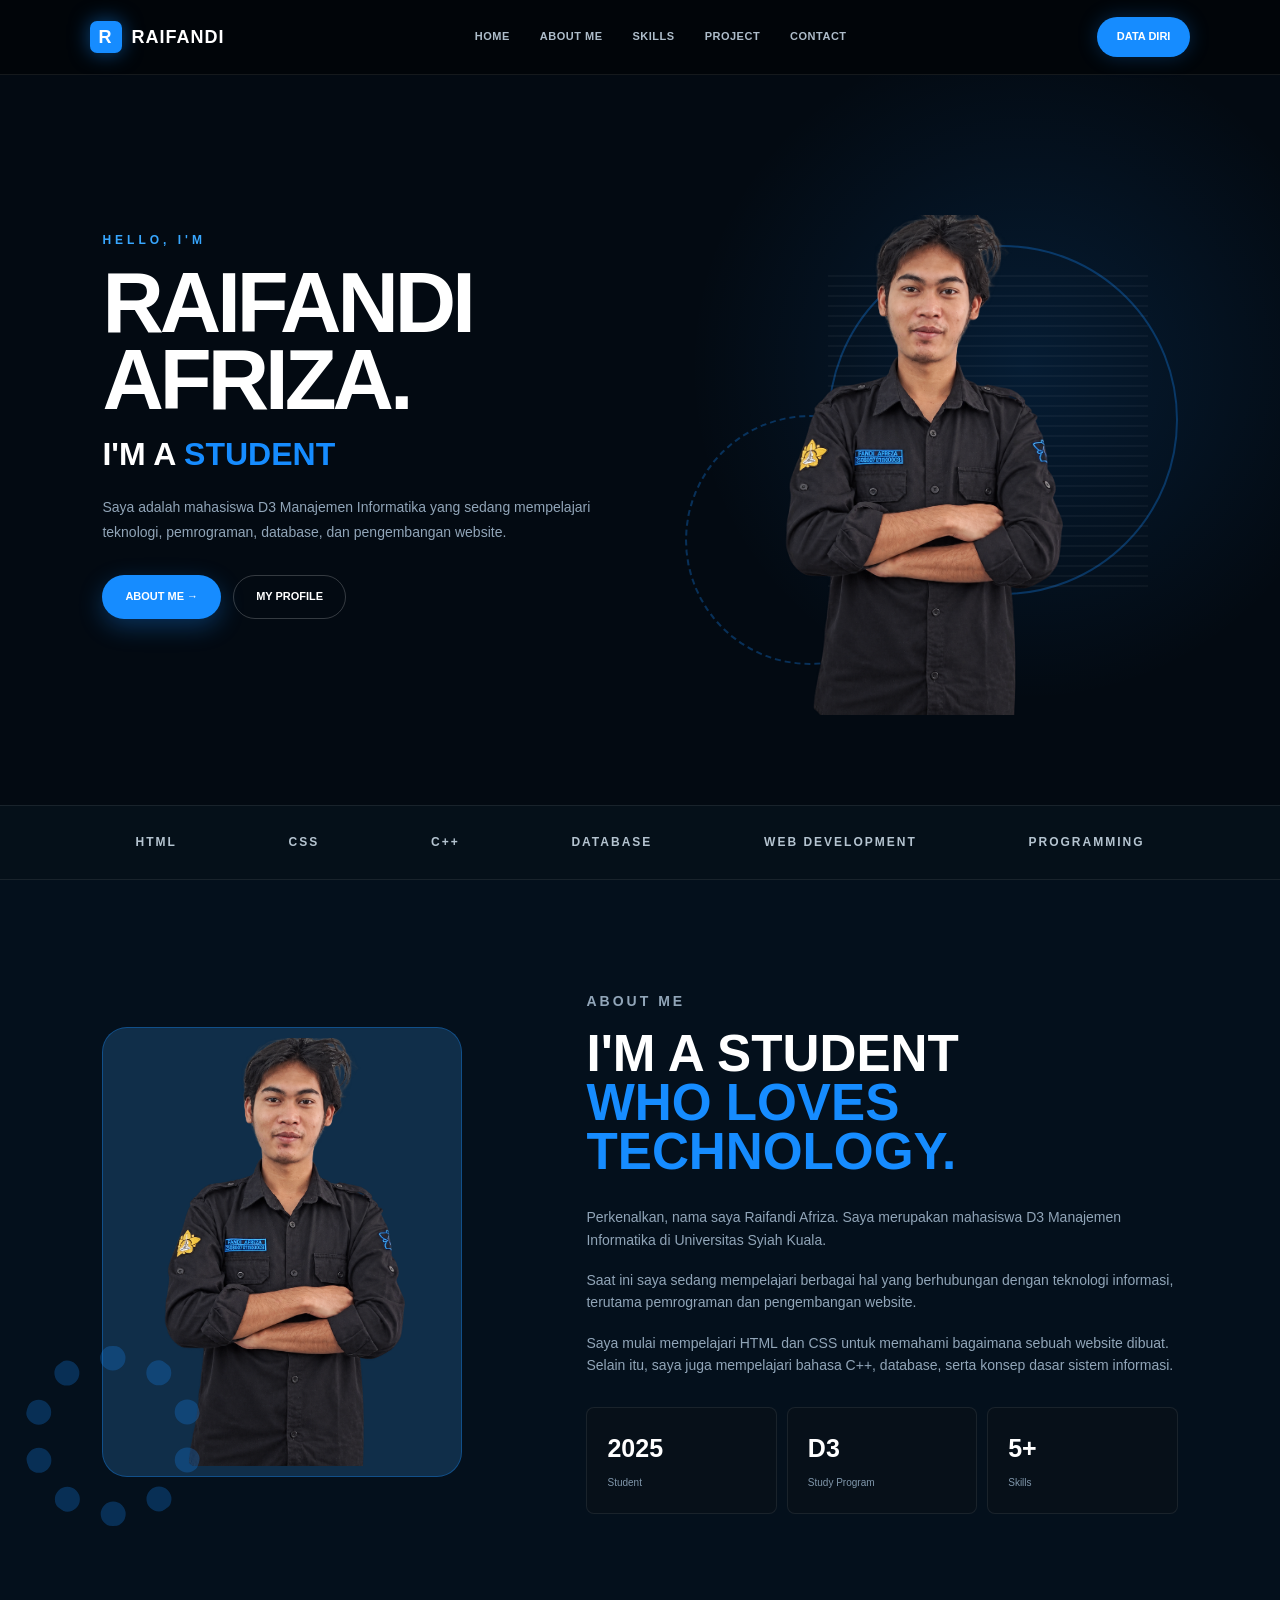
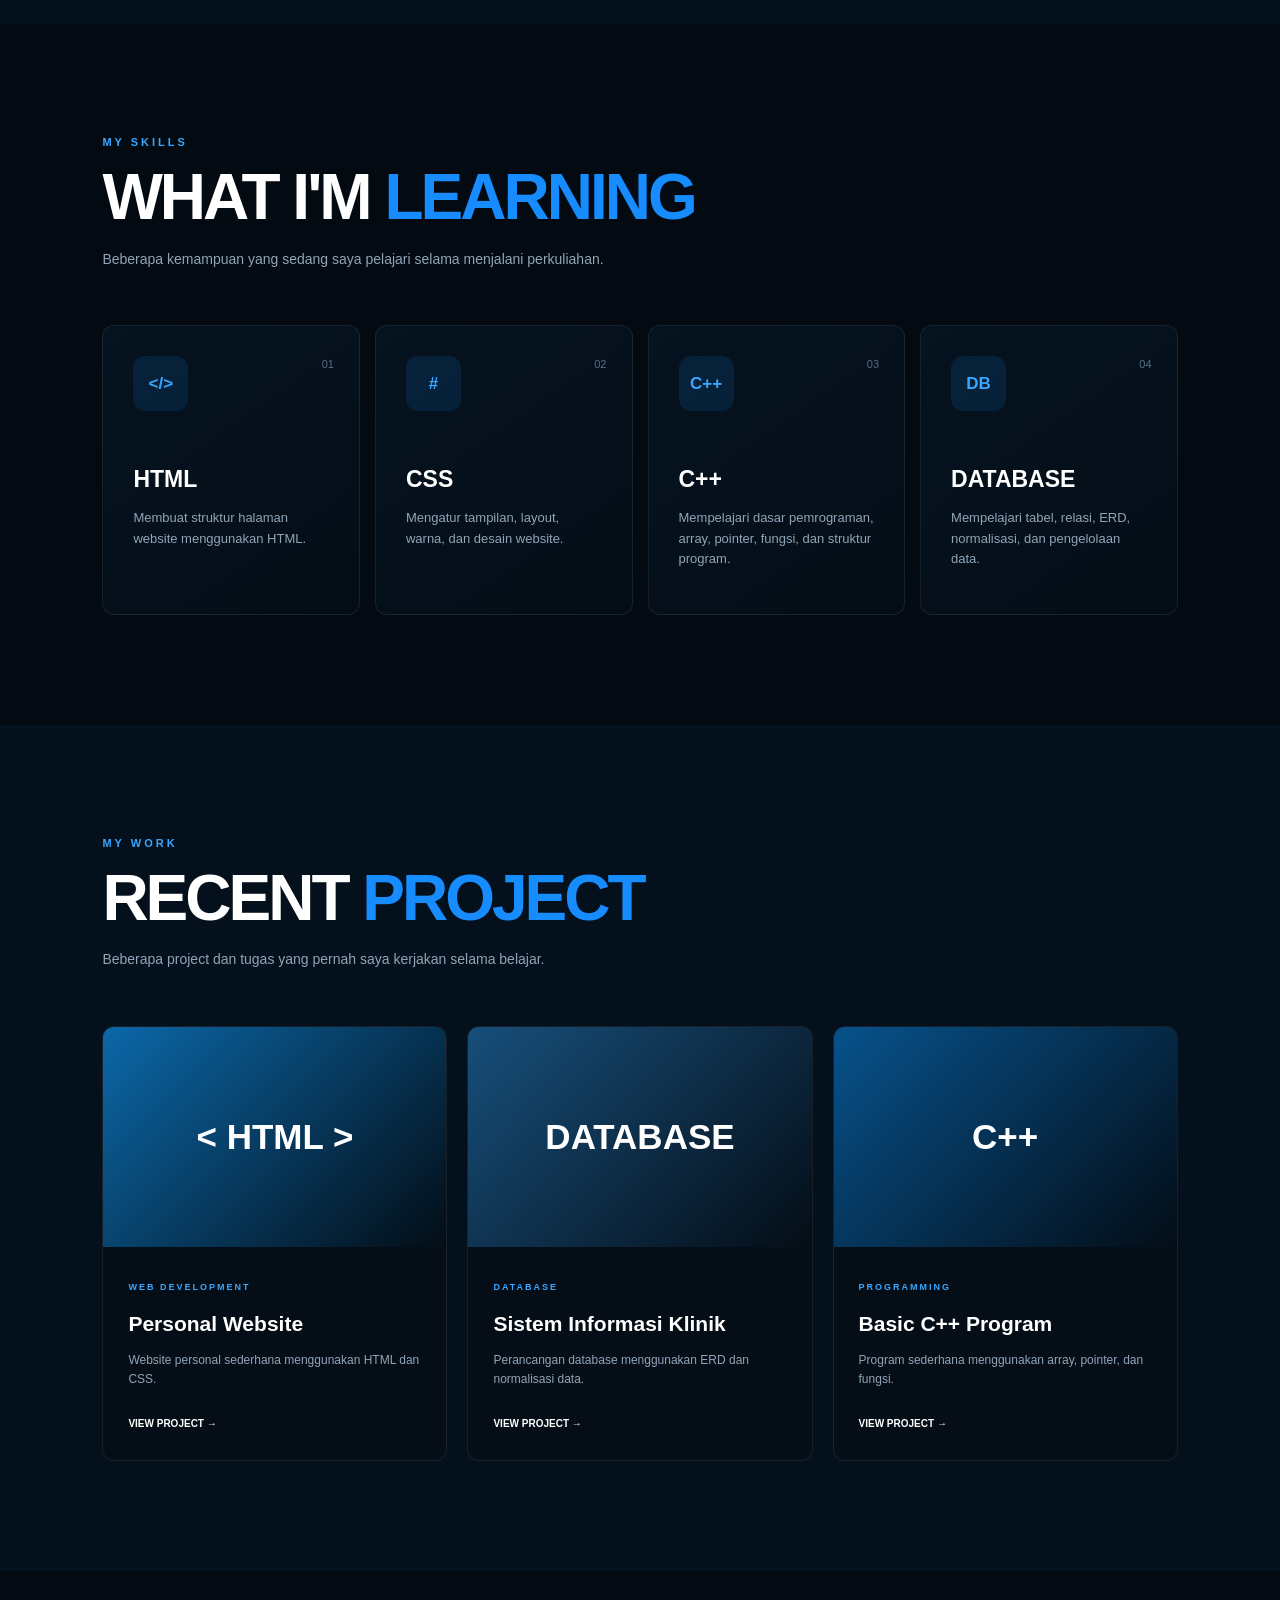
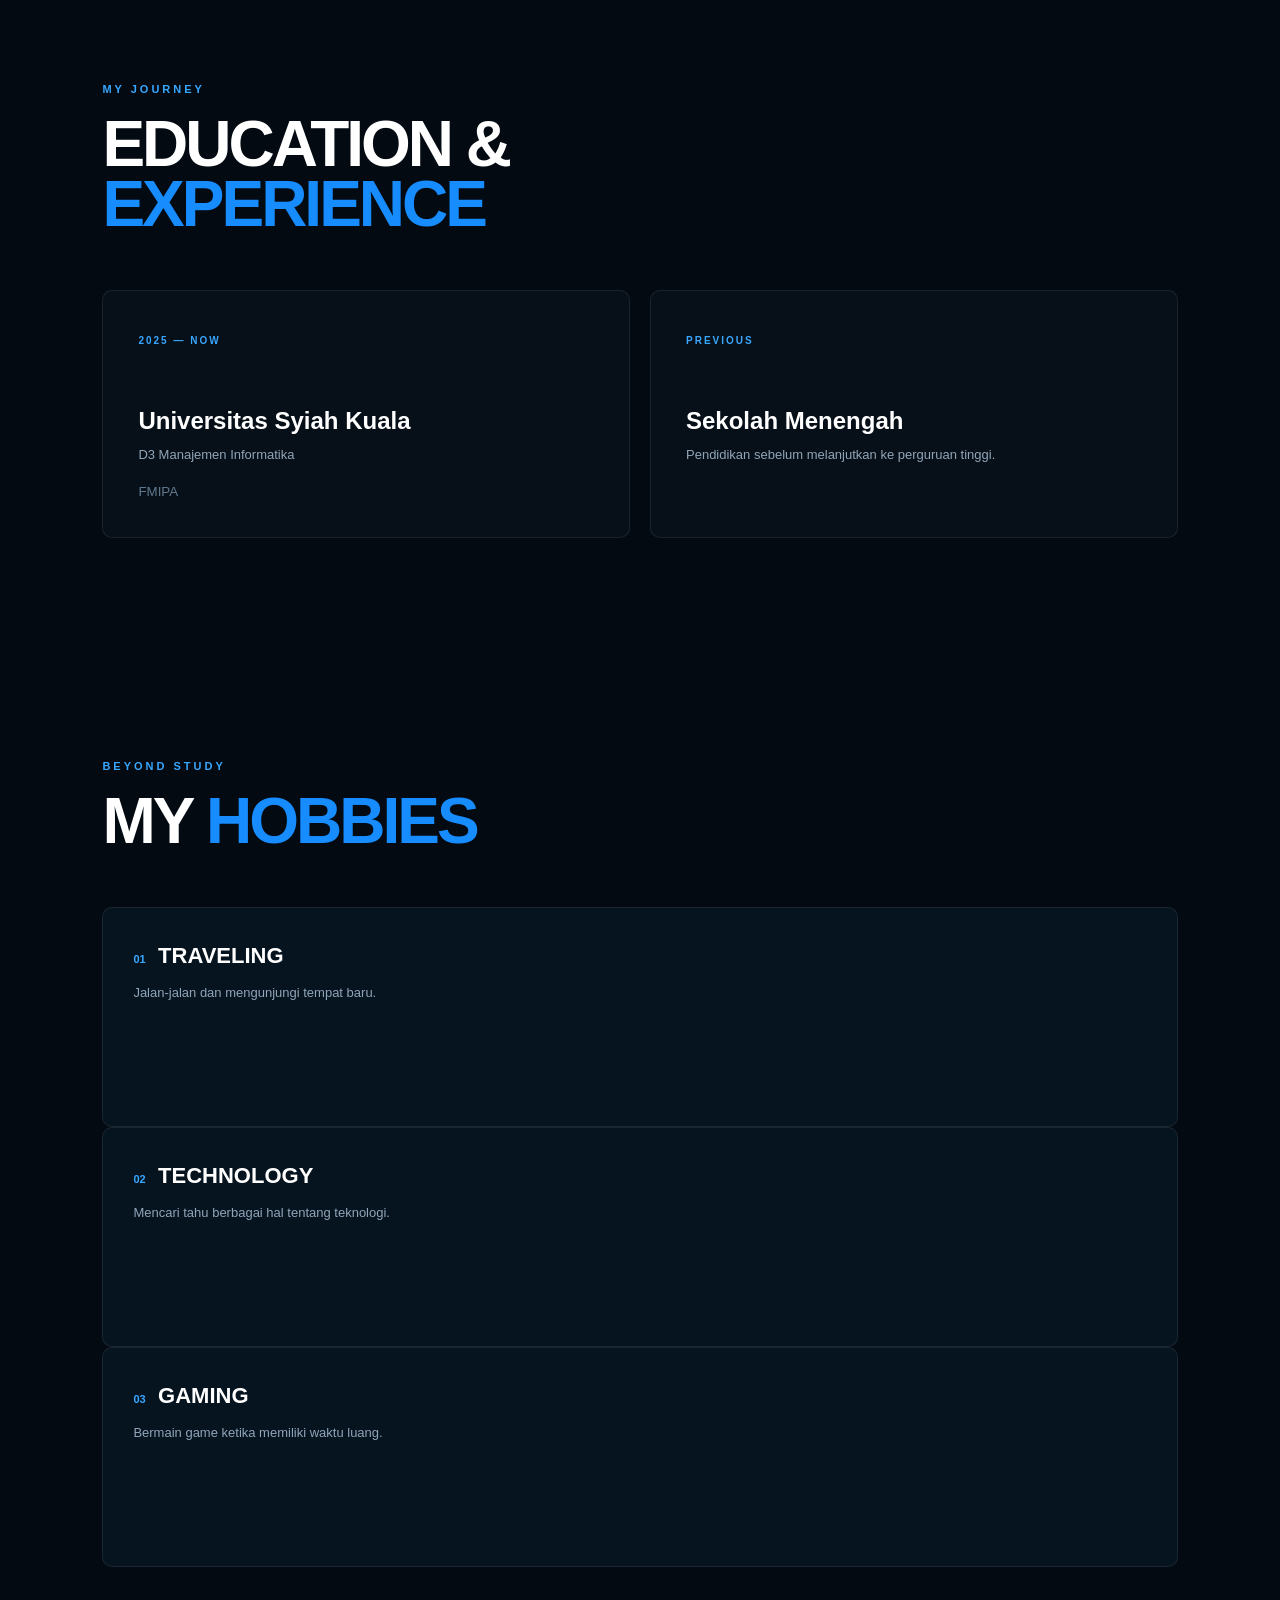
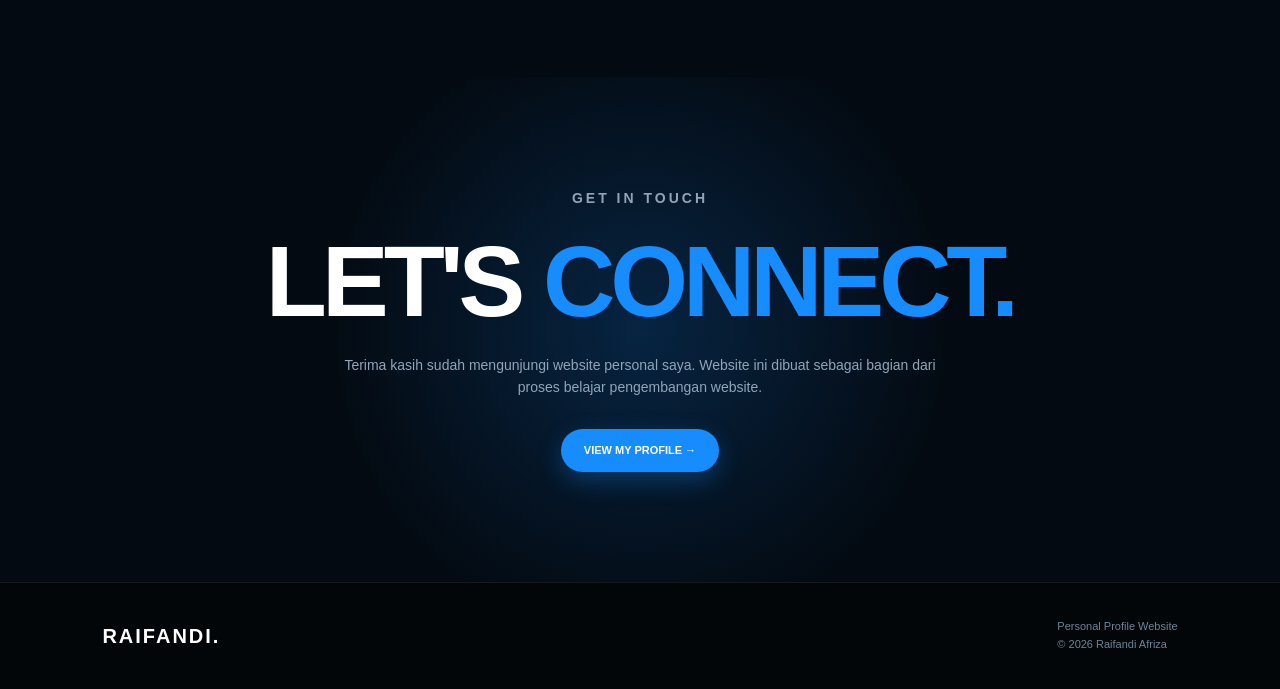
<file: index.html>
<!DOCTYPE html>
<html lang="id">
<head>
    <meta charset="UTF-8">
    <meta name="viewport" content="width=device-width, initial-scale=1.0">

    <title>Raifandi Afriza | Personal Portfolio</title>

    <link rel="stylesheet" href="style.css">
</head>

<body>

    <!-- NAVBAR -->
    <header class="navbar">

        <a href="#" class="logo">
            <span>R</span> RAIFANDI
        </a>

        <nav>
            <a href="#home">HOME</a>
            <a href="#about">ABOUT ME</a>
            <a href="#skills">SKILLS</a>
            <a href="#project">PROJECT</a>
            <a href="#contact">CONTACT</a>
        </nav>

        <a href="data.html" class="nav-button">
            DATA DIRI
        </a>

    </header>


    <!-- HERO -->
    <section class="hero" id="home">

        <div class="hero-text">

            <p class="hero-small">
                HELLO, I'M
            </p>

            <h1>
                RAIFANDI
                <br>
                <span>AFRIZA.</span>
            </h1>

            <h2>
                I'M A <span>STUDENT</span>
            </h2>

            <p class="hero-description">
                Saya adalah mahasiswa D3 Manajemen Informatika
                yang sedang mempelajari teknologi, pemrograman,
                database, dan pengembangan website.
            </p>

            <div class="hero-buttons">

                <a href="#about" class="blue-button">
                    ABOUT ME →
                </a>

                <a href="data.html" class="outline-button">
                    MY PROFILE
                </a>

            </div>

            

        </div>


        <!-- FOTO HERO -->
        <div class="hero-photo">

            <div class="circle-decoration circle-one"></div>

            <div class="circle-decoration circle-two"></div>

            <div class="line-decoration"></div>

            <div class="hero-image">

                <img src="foto.png" alt="Foto Raifandi Afriza">

            </div>

        </div>

    </section>


    <!-- MARQUEE / SKILL BAR -->
    <section class="skill-bar">

        <span>HTML</span>
        <span>CSS</span>
        <span>C++</span>
        <span>DATABASE</span>
        <span>WEB DEVELOPMENT</span>
        <span>PROGRAMMING</span>

    </section>


    <!-- ABOUT -->
    <section class="about section" id="about">

        <div class="about-image">

            <div class="about-circle"></div>

            <img src="foto.png" alt="Raifandi Afriza">

        </div>


        <div class="about-text">

            <p class="section-label">
                ABOUT ME
            </p>

            <h2>
                I'M A STUDENT
                <br>
                <span>WHO LOVES TECHNOLOGY.</span>
            </h2>

            <p>
                Perkenalkan, nama saya Raifandi Afriza.
                Saya merupakan mahasiswa D3 Manajemen Informatika
                di Universitas Syiah Kuala.
            </p>

            <p>
                Saat ini saya sedang mempelajari berbagai hal
                yang berhubungan dengan teknologi informasi,
                terutama pemrograman dan pengembangan website.
            </p>

            <p>
                Saya mulai mempelajari HTML dan CSS untuk memahami
                bagaimana sebuah website dibuat. Selain itu,
                saya juga mempelajari bahasa C++, database,
                serta konsep dasar sistem informasi.
            </p>


            <!-- STATS -->

            <div class="stats">

                <div class="stat-card">

                    <strong>2025</strong>

                    <span>
                        Student
                    </span>

                </div>

                <div class="stat-card">

                    <strong>D3</strong>

                    <span>
                        Study Program
                    </span>

                </div>

                <div class="stat-card">

                    <strong>5+</strong>

                    <span>
                        Skills
                    </span>

                </div>

            </div>

        </div>

    </section>


    <!-- SKILLS -->
    <section class="skills section" id="skills">

        <div class="section-heading">

            <p class="section-label">
                MY SKILLS
            </p>

            <h2>
                WHAT I'M
                <span>LEARNING</span>
            </h2>

            <p>
                Beberapa kemampuan yang sedang saya pelajari
                selama menjalani perkuliahan.
            </p>

        </div>


        <div class="skills-grid">

            <div class="skill-card">

                <div class="skill-icon">
                    &lt;/&gt;
                </div>

                <h3>
                    HTML
                </h3>

                <p>
                    Membuat struktur halaman website
                    menggunakan HTML.
                </p>

                <span class="skill-number">
                    01
                </span>

            </div>


            <div class="skill-card">

                <div class="skill-icon">
                    #
                </div>

                <h3>
                    CSS
                </h3>

                <p>
                    Mengatur tampilan, layout, warna,
                    dan desain website.
                </p>

                <span class="skill-number">
                    02
                </span>

            </div>


            <div class="skill-card">

                <div class="skill-icon">
                    C++
                </div>

                <h3>
                    C++
                </h3>

                <p>
                    Mempelajari dasar pemrograman,
                    array, pointer, fungsi, dan struktur program.
                </p>

                <span class="skill-number">
                    03
                </span>

            </div>


            <div class="skill-card">

                <div class="skill-icon">
                    DB
                </div>

                <h3>
                    DATABASE
                </h3>

                <p>
                    Mempelajari tabel, relasi, ERD,
                    normalisasi, dan pengelolaan data.
                </p>

                <span class="skill-number">
                    04
                </span>

            </div>

        </div>

    </section>


    <!-- PROJECT -->
    <section class="projects section" id="project">

        <div class="section-heading">

            <p class="section-label">
                MY WORK
            </p>

            <h2>
                RECENT
                <span>PROJECT</span>
            </h2>

            <p>
                Beberapa project dan tugas yang pernah
                saya kerjakan selama belajar.
            </p>

        </div>


        <div class="project-grid">


            <!-- PROJECT 1 -->

            <div class="project-card">

                <div class="project-image project-html">
                    &lt; HTML &gt;
                </div>

                <div class="project-info">

                    <span>
                        WEB DEVELOPMENT
                    </span>

                    <h3>
                        Personal Website
                    </h3>

                    <p>
                        Website personal sederhana menggunakan
                        HTML dan CSS.
                    </p>

                    <a href="#">
                        VIEW PROJECT →
                    </a>

                </div>

            </div>


            <!-- PROJECT 2 -->

            <div class="project-card">

                <div class="project-image project-db">
                    DATABASE
                </div>

                <div class="project-info">

                    <span>
                        DATABASE
                    </span>

                    <h3>
                        Sistem Informasi Klinik
                    </h3>

                    <p>
                        Perancangan database menggunakan ERD
                        dan normalisasi data.
                    </p>

                    <a href="#">
                        VIEW PROJECT →
                    </a>

                </div>

            </div>


            <!-- PROJECT 3 -->

            <div class="project-card">

                <div class="project-image project-cpp">
                    C++
                </div>

                <div class="project-info">

                    <span>
                        PROGRAMMING
                    </span>

                    <h3>
                        Basic C++ Program
                    </h3>

                    <p>
                        Program sederhana menggunakan array,
                        pointer, dan fungsi.
                    </p>

                    <a href="#">
                        VIEW PROJECT →
                    </a>

                </div>

            </div>

        </div>

    </section>


    <!-- EDUCATION -->
    <section class="education section">

        <div class="section-heading">

            <p class="section-label">
                MY JOURNEY
            </p>

            <h2>
                EDUCATION &
                <span>EXPERIENCE</span>
            </h2>

        </div>


        <div class="education-content">

            <div class="education-card">

                <span>
                    2025 — NOW
                </span>

                <h3>
                    Universitas Syiah Kuala
                </h3>

                <p>
                    D3 Manajemen Informatika
                </p>

                <small>
                    FMIPA
                </small>

            </div>


            <div class="education-card">

                <span>
                    PREVIOUS
                </span>

                <h3>
                    Sekolah Menengah
                </h3>

                <p>
                    Pendidikan sebelum melanjutkan
                    ke perguruan tinggi.
                </p>

            </div>

        </div>

    </section>


    <!-- HOBBY -->
    <section class="hobby section">

        <div class="section-heading">

            <p class="section-label">
                BEYOND STUDY
            </p>

            <h2>
                MY
                <span>HOBBIES</span>
            </h2>

        </div>


        <div class="hobby-grid">

            <div class="hobby-card">

                <span>01</span>

                <h3>
                    TRAVELING
                </h3>

                <p>
                    Jalan-jalan dan mengunjungi
                    tempat baru.
                </p>

            </div>


            <div class="hobby-card">

                <span>02</span>

                <h3>
                    TECHNOLOGY
                </h3>

                <p>
                    Mencari tahu berbagai hal
                    tentang teknologi.
                </p>

            </div>


            <div class="hobby-card">

                <span>03</span>

                <h3>
                    GAMING
                </h3>

                <p>
                    Bermain game ketika
                    memiliki waktu luang.
                </p>

            </div>

        </div>

    </section>


    <!-- CONTACT -->
    <section class="contact section" id="contact">

        <div class="contact-content">

            <p class="section-label">
                GET IN TOUCH
            </p>

            <h2>
                LET'S
                <span>CONNECT.</span>
            </h2>

            <p>
                Terima kasih sudah mengunjungi website
                personal saya. Website ini dibuat sebagai
                bagian dari proses belajar pengembangan website.
            </p>

            <a href="data.html" class="blue-button">
                VIEW MY PROFILE →
            </a>

        </div>

    </section>


    <!-- FOOTER -->
    <footer>

        <div class="footer-logo">
            RAIFANDI.
        </div>

        <div>
            <p>
                Personal Profile Website
            </p>

            <p>
                © 2026 Raifandi Afriza
            </p>
        </div>

    </footer>

</body>
</html>
</file>
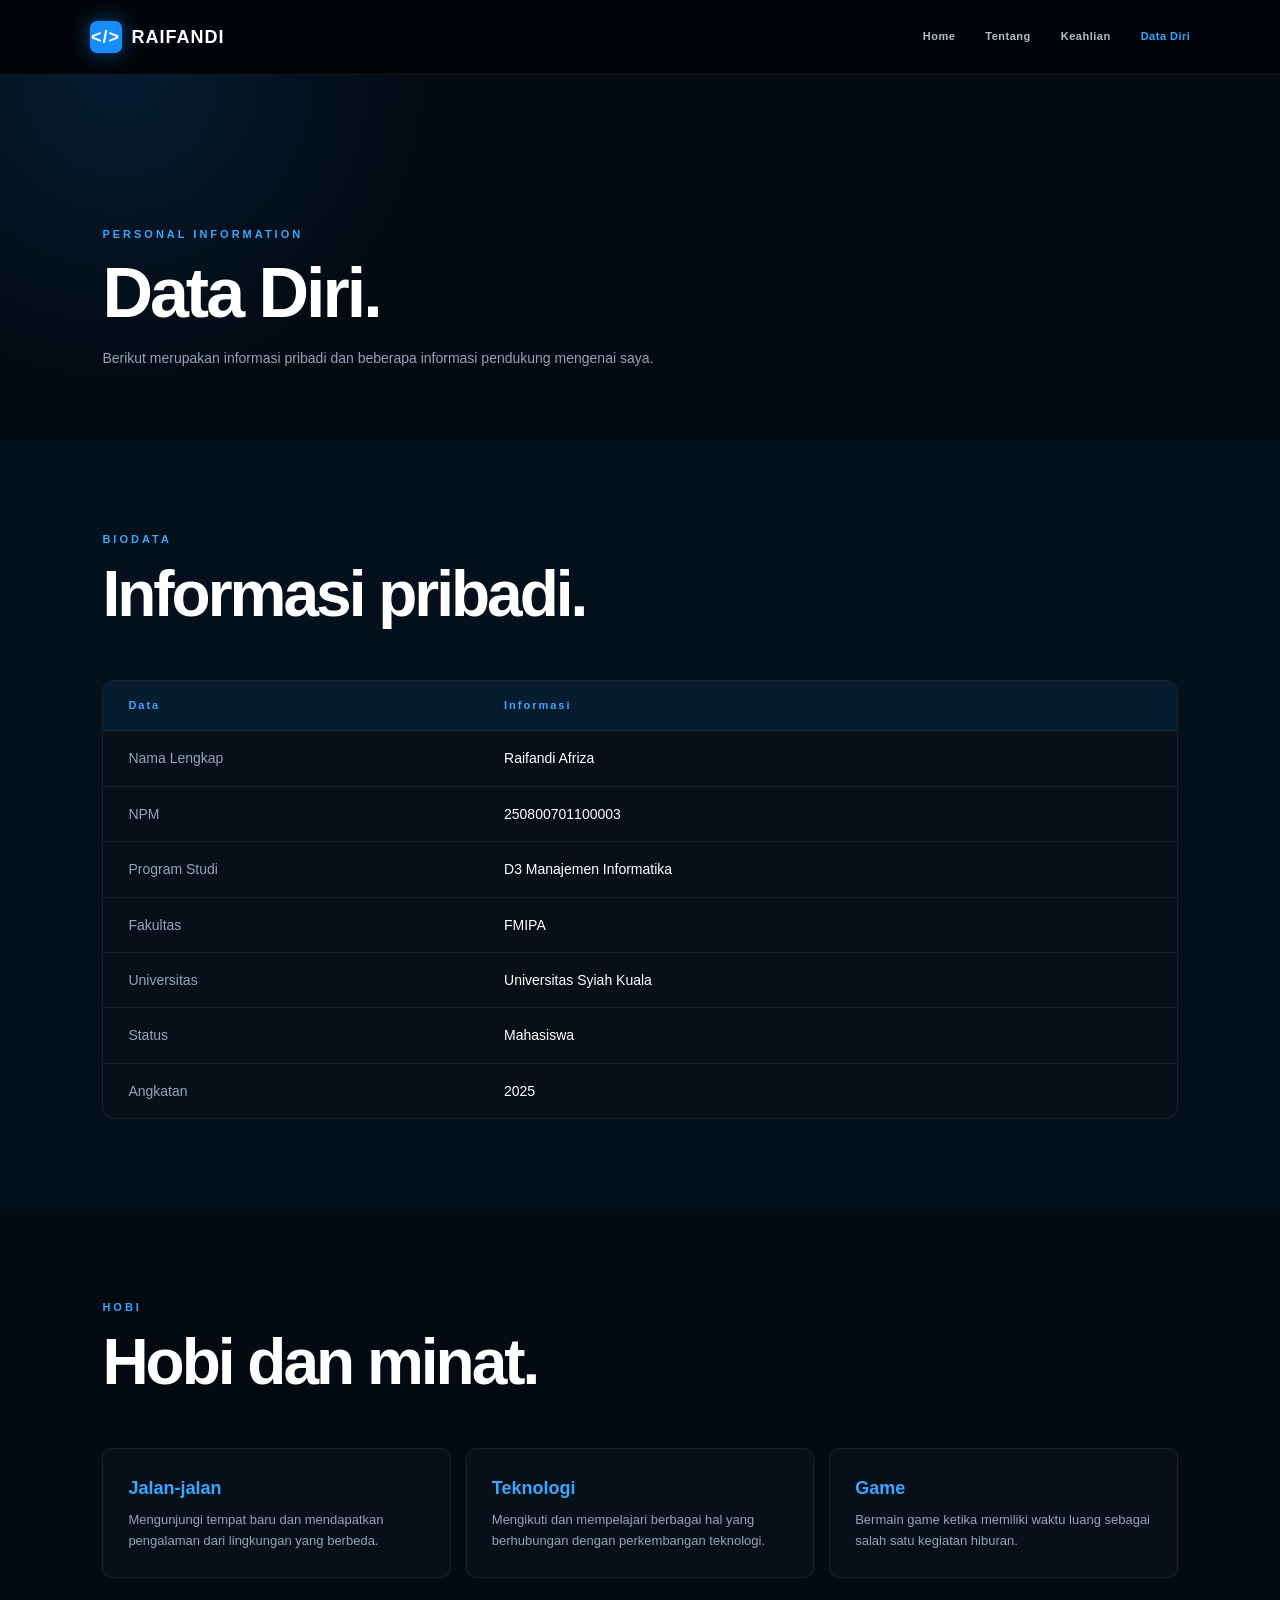
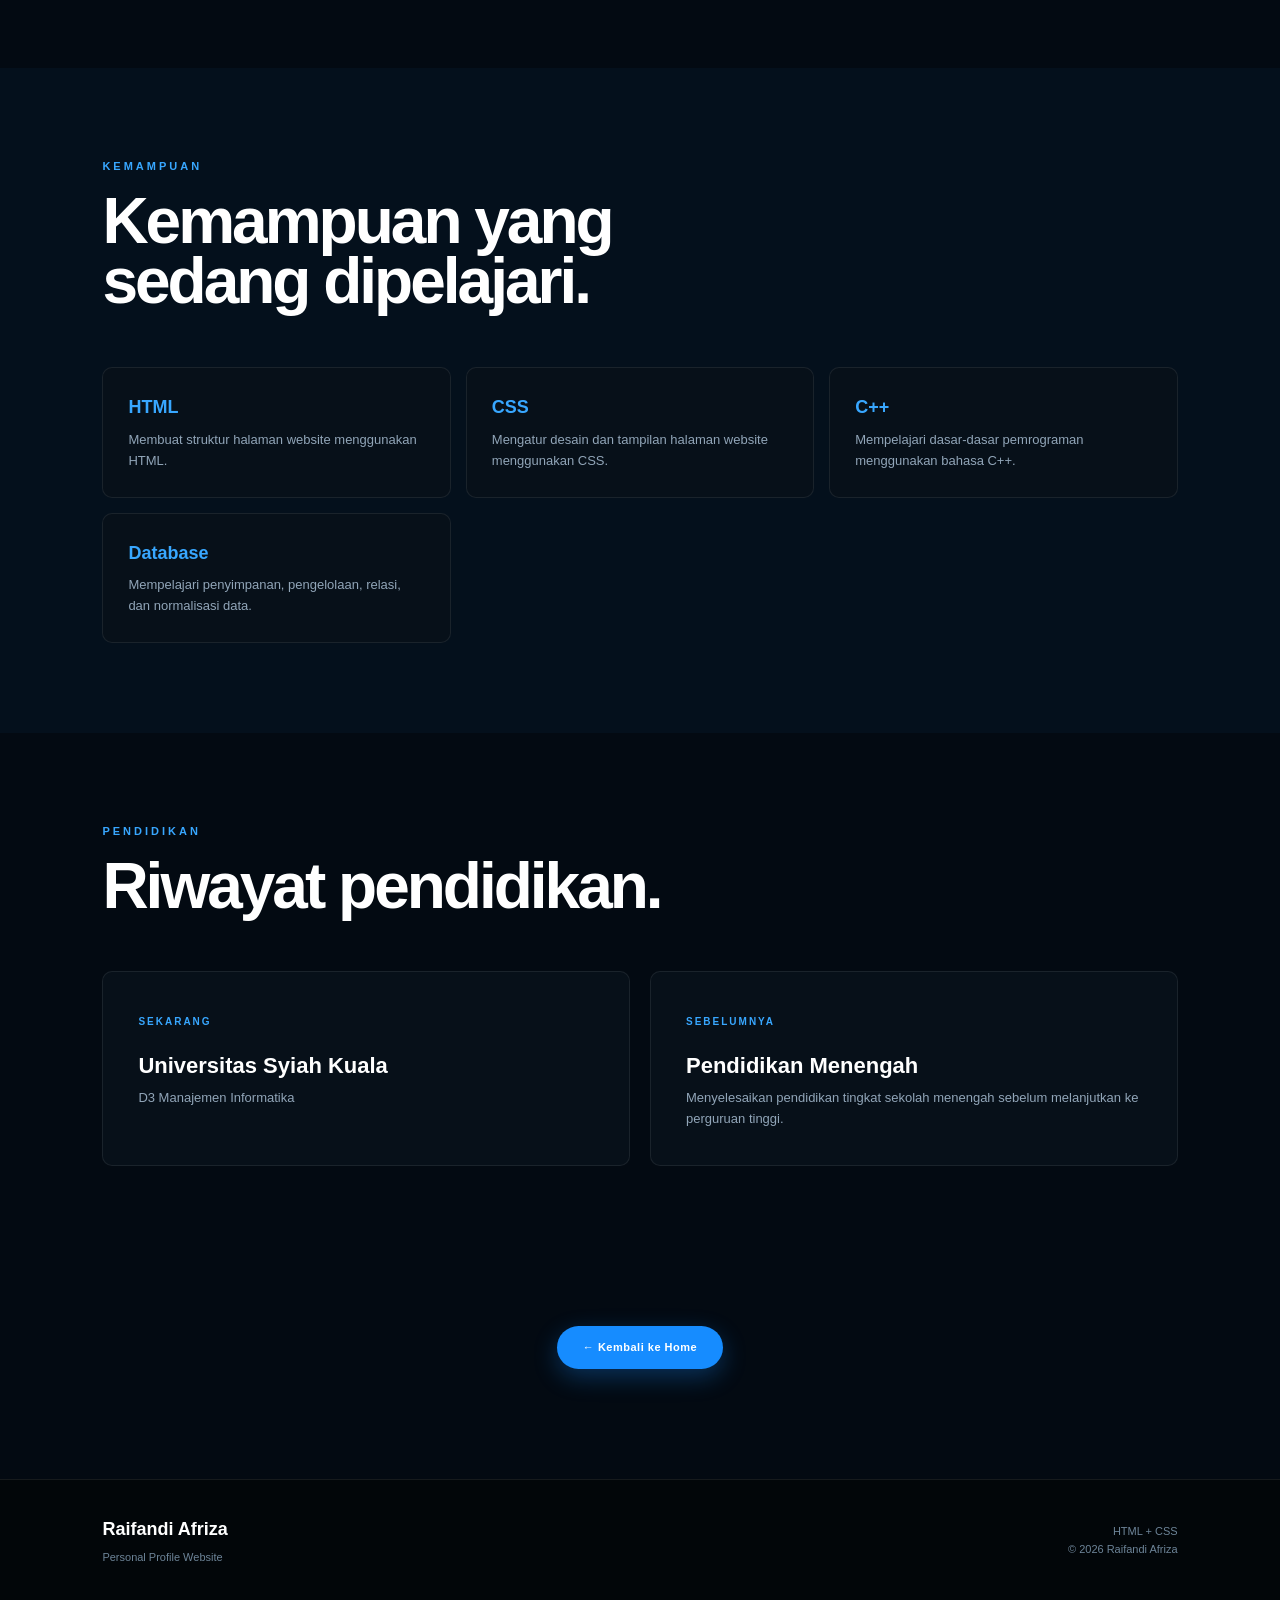
<file: data.html>
<!DOCTYPE html>
<html lang="id">

<head>

    <meta charset="UTF-8">

    <meta name="viewport"
        content="width=device-width, initial-scale=1.0">

    <title>Data Diri | Raifandi Afriza</title>

    <link rel="stylesheet" href="style.css">

</head>

<body>


    <!-- ================= NAVBAR ================= -->

    <header class="navbar">

        <div class="logo">
            <span>&lt;/&gt;</span> RAIFANDI
        </div>

        <nav>

            <a href="index.html">
                Home
            </a>

            <a href="index.html#about">
                Tentang
            </a>

            <a href="index.html#skills">
                Keahlian
            </a>

            <a href="data.html" class="active">
                Data Diri
            </a>

        </nav>

    </header>


    <!-- ================= PAGE HEADER ================= -->

    <section class="page-header">

        <p class="small-title">
            PERSONAL INFORMATION
        </p>

        <h1>
            Data Diri.
        </h1>

        <p>
            Berikut merupakan informasi pribadi dan beberapa
            informasi pendukung mengenai saya.
        </p>

    </section>


    <!-- ================= BIODATA ================= -->

    <section class="data-section">

        <div class="section-heading">

            <p class="small-title">
                BIODATA
            </p>

            <h2>
                Informasi pribadi.
            </h2>

        </div>


        <div class="table-container">

            <table>

                <tr>

                    <th>
                        Data
                    </th>

                    <th>
                        Informasi
                    </th>

                </tr>


                <tr>

                    <td>
                        Nama Lengkap
                    </td>

                    <td>
                        Raifandi Afriza
                    </td>

                </tr>


                <tr>

                    <td>
                        NPM
                    </td>

                    <td>
                        250800701100003
                    </td>

                </tr>


                <tr>

                    <td>
                        Program Studi
                    </td>

                    <td>
                        D3 Manajemen Informatika
                    </td>

                </tr>


                <tr>

                    <td>
                        Fakultas
                    </td>

                    <td>
                        FMIPA
                    </td>

                </tr>


                <tr>

                    <td>
                        Universitas
                    </td>

                    <td>
                        Universitas Syiah Kuala
                    </td>

                </tr>


                <tr>

                    <td>
                        Status
                    </td>

                    <td>
                        Mahasiswa
                    </td>

                </tr>


                <tr>

                    <td>
                        Angkatan
                    </td>

                    <td>
                        2025
                    </td>

                </tr>

            </table>

        </div>

    </section>


    <!-- ================= LIST HOBI ================= -->

    <section class="data-section">

        <div class="section-heading">

            <p class="small-title">
                HOBI
            </p>

            <h2>
                Hobi dan minat.
            </h2>

        </div>


        <ul class="large-list">

            <li>

                <div>

                    <h3>
                        Jalan-jalan
                    </h3>

                    <p>
                        Mengunjungi tempat baru dan mendapatkan
                        pengalaman dari lingkungan yang berbeda.
                    </p>

                </div>

            </li>


            <li>


                <div>

                    <h3>
                        Teknologi
                    </h3>

                    <p>
                        Mengikuti dan mempelajari berbagai hal
                        yang berhubungan dengan perkembangan teknologi.
                    </p>

                </div>

            </li>


            <li>

                <div>

                    <h3>
                        Game
                    </h3>

                    <p>
                        Bermain game ketika memiliki waktu luang
                        sebagai salah satu kegiatan hiburan.
                    </p>

                </div>

            </li>

        </ul>

    </section>


    <!-- ================= SKILLS LIST ================= -->

    <section class="data-section">

        <div class="section-heading">

            <p class="small-title">
                KEMAMPUAN
            </p>

            <h2>
                Kemampuan yang
                sedang dipelajari.
            </h2>

        </div>


        <ul class="large-list">

            <li>

                <div>

                    <h3>
                        HTML
                    </h3>

                    <p>
                        Membuat struktur halaman website
                        menggunakan HTML.
                    </p>

                </div>

            </li>


            <li>

                <div>

                    <h3>
                        CSS
                    </h3>

                    <p>
                        Mengatur desain dan tampilan halaman
                        website menggunakan CSS.
                    </p>

                </div>

            </li>


            <li>

                <div>

                    <h3>
                        C++
                    </h3>

                    <p>
                        Mempelajari dasar-dasar pemrograman
                        menggunakan bahasa C++.
                    </p>

                </div>

            </li>


            <li>

                <div>

                    <h3>
                        Database
                    </h3>

                    <p>
                        Mempelajari penyimpanan, pengelolaan,
                        relasi, dan normalisasi data.
                    </p>

                </div>

            </li>

        </ul>

    </section>


    <!-- ================= EDUCATION ================= -->

    <section class="data-section">

        <div class="section-heading">

            <p class="small-title">
                PENDIDIKAN
            </p>

            <h2>
                Riwayat pendidikan.
            </h2>

        </div>


        <div class="education-box">

            <div>

                <span>
                    SEKARANG
                </span>

                <h3>
                    Universitas Syiah Kuala
                </h3>

                <p>
                    D3 Manajemen Informatika
                </p>

            </div>


            <div>

                <span>
                    SEBELUMNYA
                </span>

                <h3>
                    Pendidikan Menengah
                </h3>

                <p>
                    Menyelesaikan pendidikan tingkat
                    sekolah menengah sebelum melanjutkan
                    ke perguruan tinggi.
                </p>

            </div>

        </div>

    </section>


    <!-- ================= BACK ================= -->

    <section class="back-section">

        <a href="index.html" class="button primary">
            ← Kembali ke Home
        </a>

    </section>


    <!-- ================= FOOTER ================= -->

    <footer>

        <div class="footer-left">

            <h3>
                Raifandi Afriza
            </h3>

            <p>
                Personal Profile Website
            </p>

        </div>


        <div class="footer-right">

            <p>
                HTML + CSS
            </p>

            <p>
                © 2026 Raifandi Afriza
            </p>

        </div>

    </footer>

</body>

</html>
</file>
<file: style.css>
/* =========================================
   RESET
========================================= */

* {
    margin: 0;
    padding: 0;
    box-sizing: border-box;
}

html {
    scroll-behavior: smooth;
}

body {
    font-family: Arial, Helvetica, sans-serif;

    background: #030a12;

    color: #ffffff;

    line-height: 1.6;

    overflow-x: hidden;
}


/* =========================================
   VARIABLES
========================================= */

:root {
    --dark: #030a12;
    --dark2: #04101c;
    --dark3: #061420;

    --blue: #168cff;
    --blue-light: #38a7ff;

    --text: #ffffff;
    --muted: #91a5b8;

    --card: #071019;

    --border: rgba(255, 255, 255, 0.08);
}


/* =========================================
   NAVBAR
========================================= */

.navbar {

    position: sticky;

    top: 0;

    z-index: 1000;

    height: 75px;

    padding: 0 7%;

    display: flex;

    align-items: center;

    justify-content: space-between;

    background: rgba(2, 6, 10, 0.95);

    border-bottom: 1px solid var(--border);
}

.logo {

    display: flex;

    align-items: center;

    gap: 10px;

    color: white;

    text-decoration: none;

    font-size: 18px;

    font-weight: 800;

    letter-spacing: 1px;
}

.logo span {

    width: 32px;

    height: 32px;

    display: flex;

    align-items: center;

    justify-content: center;

    border-radius: 7px;

    background: var(--blue);

    box-shadow: 0 0 20px rgba(22, 140, 255, 0.5);
}

.navbar nav {

    display: flex;

    gap: 30px;
}

.navbar nav a {

    color: #aebdca;

    text-decoration: none;

    font-size: 11px;

    font-weight: bold;

    letter-spacing: 0.5px;

    transition: 0.3s;
}

.navbar nav a:hover {

    color: var(--blue-light);
}

.nav-button {

    text-decoration: none;

    color: white;

    background: var(--blue);

    padding: 11px 20px;

    border-radius: 25px;

    font-size: 11px;

    font-weight: bold;

    box-shadow: 0 0 20px rgba(22, 140, 255, 0.25);

    transition: 0.3s;
}

.nav-button:hover {

    background: var(--blue-light);

    transform: translateY(-2px);
}


/* =========================================
   HERO
========================================= */

.hero {

    min-height: 680px;

    padding: 90px 8%;

    display: grid;

    grid-template-columns: 1fr 1fr;

    align-items: center;

    gap: 50px;

    background:
        radial-gradient(
            circle at 80% 40%,
            rgba(22, 140, 255, 0.14),
            transparent 30%
        ),
        var(--dark);

    position: relative;

    overflow: hidden;
}

.hero-text {

    max-width: 620px;

    z-index: 2;
}

.hero-small {

    color: var(--blue-light);

    font-size: 12px;

    font-weight: bold;

    letter-spacing: 4px;

    margin-bottom: 15px;
}

.hero h1 {

    font-size: clamp(55px, 7vw, 85px);

    line-height: 0.9;

    letter-spacing: -4px;

    font-weight: 900;

    margin-bottom: 20px;
}

.hero h1 span {

    color: #ffffff;
}

.hero h2 {

    font-size: 32px;

    line-height: 1;

    margin-bottom: 25px;
}

.hero h2 span {

    color: var(--blue);
}

.hero-description {

    color: var(--muted);

    max-width: 560px;

    font-size: 14px;

    line-height: 1.8;
}


/* =========================================
   BUTTONS
========================================= */

.hero-buttons {

    display: flex;

    gap: 12px;

    margin: 30px 0;
}

.blue-button {

    display: inline-block;

    padding: 13px 23px;

    background: var(--blue);

    color: white;

    text-decoration: none;

    border-radius: 25px;

    font-size: 11px;

    font-weight: bold;

    box-shadow:
        0 8px 25px
        rgba(22, 140, 255, 0.3);

    transition: 0.3s;
}

.blue-button:hover {

    background: var(--blue-light);

    transform: translateY(-3px);
}

.outline-button {

    display: inline-block;

    padding: 12px 22px;

    border: 1px solid rgba(255, 255, 255, 0.2);

    color: white;

    text-decoration: none;

    border-radius: 25px;

    font-size: 11px;

    font-weight: bold;

    transition: 0.3s;
}

.outline-button:hover {

    border-color: var(--blue);

    color: var(--blue-light);
}


/* =========================================
   SOCIAL
========================================= */

.socials {

    display: flex;

    gap: 10px;
}

.socials a {

    width: 34px;

    height: 34px;

    display: flex;

    align-items: center;

    justify-content: center;

    border-radius: 50%;

    border: 1px solid rgba(255,255,255,0.2);

    color: white;

    text-decoration: none;

    font-size: 10px;

    transition: 0.3s;
}

.socials a:hover {

    background: var(--blue);

    border-color: var(--blue);
}


/* =========================================
   HERO PHOTO
========================================= */

.hero-photo {

    height: 550px;

    position: relative;

    display: flex;

    justify-content: center;

    align-items: flex-end;
}

.hero-image {

    width: 390px;

    height: 500px;

    position: relative;

    z-index: 3;

    border-radius: 25px 25px 0 0;

    overflow: hidden;
}

.hero-image img {

    width: 100%;

    height: 100%;

    object-fit: cover;
}


/* DECORATION */

.circle-decoration {

    position: absolute;

    border-radius: 50%;

    border: 2px solid rgba(22, 140, 255, 0.3);
}

.circle-one {

    width: 350px;

    height: 350px;

    right: 0;

    top: 80px;
}

.circle-two {

    width: 250px;

    height: 250px;

    left: 20px;

    bottom: 50px;

    border-style: dashed;
}

.line-decoration {

    position: absolute;

    width: 320px;

    height: 320px;

    right: 30px;

    top: 110px;

    background:
        repeating-linear-gradient(
            0deg,
            transparent 0px,
            transparent 8px,
            rgba(255,255,255,0.18) 9px,
            transparent 10px
        );

    opacity: 0.4;

    z-index: 1;
}


/* =========================================
   SKILL BAR
========================================= */

.skill-bar {

    min-height: 75px;

    padding: 20px 7%;

    display: flex;

    justify-content: space-around;

    align-items: center;

    flex-wrap: wrap;

    gap: 20px;

    background: #051019;

    border-top: 1px solid var(--border);

    border-bottom: 1px solid var(--border);
}

.skill-bar span {

    color: #b5c4d0;

    font-size: 12px;

    font-weight: bold;

    letter-spacing: 2px;
}


/* =========================================
   GENERAL SECTION
========================================= */

.section {

    padding: 110px 8%;
}

.section-label {

    color: var(--blue-light);

    font-size: 11px;

    font-weight: bold;

    letter-spacing: 3px;

    margin-bottom: 15px;
}

.section-heading {

    max-width: 700px;

    margin-bottom: 55px;
}

.section-heading h2 {

    font-size: clamp(40px, 5vw, 65px);

    line-height: 0.95;

    letter-spacing: -3px;

    margin-bottom: 20px;
}

.section-heading h2 span {

    color: var(--blue);
}

.section-heading > p:last-child {

    color: var(--muted);

    max-width: 550px;

    font-size: 14px;
}


/* =========================================
   ABOUT
========================================= */

.about {

    display: grid;

    grid-template-columns: 0.8fr 1.2fr;

    gap: 90px;

    align-items: center;

    background: var(--dark2);
}

.about-image {

    position: relative;

    width: 360px;

    height: 450px;

    border-radius: 25px;

    border: 1px solid rgba(22, 140, 255, 0.35);

    padding: 10px;

    background: #102e49;
}

.about-image img {

    width: 100%;

    height: 100%;

    object-fit: cover;

    border-radius: 18px;
}

.about-circle {

    position: absolute;

    width: 180px;

    height: 180px;

    border-radius: 50%;

    border: 25px dotted rgba(22, 140, 255, 0.25);

    left: -80px;

    bottom: -50px;
}

.about-text p {

    color: var(--muted);

    font-size: 14px;

    margin-bottom: 18px;
}

.about-text h2 {

    font-size: clamp(35px, 4vw, 55px);

    line-height: 0.95;

    margin-bottom: 30px;
}

.about-text h2 span {

    color: var(--blue);
}


/* =========================================
   STATS
========================================= */

.stats {

    display: grid;

    grid-template-columns: repeat(3, 1fr);

    gap: 10px;

    margin-top: 30px;
}

.stat-card {

    padding: 20px;

    background: var(--card);

    border: 1px solid var(--border);

    border-radius: 8px;
}

.stat-card strong {

    display: block;

    font-size: 25px;

    color: white;
}

.stat-card span {

    color: #8097ab;

    font-size: 10px;
}


/* =========================================
   SKILLS
========================================= */

.skills {

    background: var(--dark);
}

.skills-grid {

    display: grid;

    grid-template-columns: repeat(4, 1fr);

    gap: 15px;
}

.skill-card {

    min-height: 290px;

    padding: 30px;

    position: relative;

    background:
        linear-gradient(
            145deg,
            #061320,
            #030d16
        );

    border: 1px solid var(--border);

    border-radius: 12px;

    transition: 0.3s;
}

.skill-card:hover {

    transform: translateY(-8px);

    border-color: rgba(22, 140, 255, 0.6);

    box-shadow:
        0 15px 40px
        rgba(0, 0, 0, 0.25);
}

.skill-icon {

    width: 55px;

    height: 55px;

    display: flex;

    align-items: center;

    justify-content: center;

    border-radius: 12px;

    background: rgba(22, 140, 255, 0.12);

    color: var(--blue-light);

    font-weight: bold;

    font-size: 17px;
}

.skill-card h3 {

    margin-top: 50px;

    font-size: 23px;
}

.skill-card p {

    color: var(--muted);

    font-size: 13px;

    margin-top: 10px;
}

.skill-number {

    position: absolute;

    right: 25px;

    top: 30px;

    color: #547086;

    font-size: 11px;
}


/* =========================================
   PROJECT
========================================= */

.projects {

    background: var(--dark2);
}

.project-grid {

    display: grid;

    grid-template-columns: repeat(3, 1fr);

    gap: 20px;
}

.project-card {

    overflow: hidden;

    background: #050d16;

    border: 1px solid var(--border);

    border-radius: 12px;

    transition: 0.3s;
}

.project-card:hover {

    transform: translateY(-8px);

    border-color: rgba(22, 140, 255, 0.5);
}

.project-image {

    height: 220px;

    display: flex;

    align-items: center;

    justify-content: center;

    font-size: 35px;

    font-weight: 900;

    color: white;
}

.project-html {

    background:
        linear-gradient(
            135deg,
            #0b68a9,
            #030d16
        );
}

.project-db {

    background:
        linear-gradient(
            135deg,
            #174f7b,
            #040d16
        );
}

.project-cpp {

    background:
        linear-gradient(
            135deg,
            #07528c,
            #030d16
        );
}

.project-info {

    padding: 25px;
}

.project-info span {

    color: var(--blue-light);

    font-size: 9px;

    font-weight: bold;

    letter-spacing: 2px;
}

.project-info h3 {

    font-size: 21px;

    margin: 10px 0;
}

.project-info p {

    color: var(--muted);

    font-size: 12px;

    margin-bottom: 20px;
}

.project-info a {

    color: white;

    text-decoration: none;

    font-size: 10px;

    font-weight: bold;
}


/* =========================================
   EDUCATION
========================================= */

.education {

    background: var(--dark);
}

.education-content {

    display: grid;

    grid-template-columns: 1fr 1fr;

    gap: 20px;
}

.education-card {

    padding: 35px;

    background: var(--card);

    border: 1px solid var(--border);

    border-radius: 10px;
}

.education-card span {

    color: var(--blue-light);

    font-size: 10px;

    font-weight: bold;

    letter-spacing: 2px;
}

.education-card h3 {

    font-size: 24px;

    margin: 50px 0 5px;
}

.education-card p {

    color: var(--muted);

    font-size: 13px;
}

.education-card small {

    color: #60788d;

    display: block;

    margin-top: 15px;
}


.hobby-card {
    min-height: 220px;
    padding: 30px;
    border: 1px solid var(--border);
    background: #061420;
    border-radius: 10px;
    transition: 0.3s;
}

.hobby-card:hover {
    border-color: var(--blue);
}

.hobby-card span {
    color: var(--blue-light);
    font-size: 11px;
    font-weight: bold;
}

.hobby-card h3 {
    display: inline;
    margin-left: 8px;
    font-size: 22px;
}

.hobby-card p {
    color: var(--muted);
    font-size: 13px;
    margin-top: 10px;
    line-height: 1.6;
}


/* =========================================
   CONTACT
========================================= */

.contact {

    min-height: 500px;

    display: flex;

    align-items: center;

    justify-content: center;

    text-align: center;

    background:
        radial-gradient(
            circle,
            rgba(22, 140, 255, 0.2),
            transparent 45%
        ),
        var(--dark);
}

.contact-content {

    max-width: 750px;
}

.contact h2 {

    font-size: clamp(55px, 8vw, 100px);

    line-height: 0.85;

    letter-spacing: -5px;

    margin-bottom: 30px;
}

.contact h2 span {

    color: var(--blue);
}

.contact p {

    color: var(--muted);

    max-width: 600px;

    margin: 0 auto 30px;

    font-size: 14px;
}


/* =========================================
   FOOTER
========================================= */

footer {

    padding: 35px 8%;

    display: flex;

    justify-content: space-between;

    align-items: center;

    background: #020609;

    border-top: 1px solid var(--border);
}

.footer-logo {

    font-size: 20px;

    font-weight: 900;

    letter-spacing: 2px;
}

footer p {

    color: #6d8498;

    font-size: 11px;
}


/* =========================================
   RESPONSIVE
========================================= */

@media (max-width: 1000px) {

    .navbar nav {

        display: none;
    }

    .hero {

        grid-template-columns: 1fr;

        text-align: center;

        padding-top: 70px;
    }

    .hero-text {

        margin: auto;
    }

    .hero-description {

        margin: auto;
    }

    .hero-buttons {

        justify-content: center;
    }

    .socials {

        justify-content: center;
    }

    .hero-photo {

        margin-top: 20px;
    }

    .about {

        grid-template-columns: 1fr;

        text-align: center;
    }

    .about-image {

        margin: auto;
    }

    .skills-grid {

        grid-template-columns: 1fr 1fr;
    }

    .project-grid {

        grid-template-columns: 1fr 1fr;
    }

}


@media (max-width: 650px) {

    .navbar {

        padding: 15px 20px;
    }

    .nav-button {

        padding: 9px 15px;
    }

    .hero {

        padding: 60px 20px;
    }

    .hero h1 {

        font-size: 55px;
    }

    .hero h2 {

        font-size: 25px;
    }

    .hero-photo {

        height: 450px;
    }

    .hero-image {

        width: 300px;

        height: 400px;
    }

    .circle-one {

        width: 270px;

        height: 270px;
    }

    .section {

        padding: 80px 20px;
    }

    .stats {

        grid-template-columns: 1fr 1fr 1fr;
    }

    .skills-grid {

        grid-template-columns: 1fr;
    }

    .project-grid {

        grid-template-columns: 1fr;
    }

    .education-content {

        grid-template-columns: 1fr;
    }

    .hobby-grid {

        grid-template-columns: 1fr;
    }

    footer {

        flex-direction: column;

        align-items: flex-start;

        gap: 15px;
    }

}

/* =========================================
   PAGE HEADER (Data Diri, dsb)
========================================= */

.page-header {

    padding: 150px 8% 70px;

    max-width: 800px;

    background:
        radial-gradient(
            circle at 15% 0%,
            rgba(22, 140, 255, 0.14),
            transparent 40%
        ),
        var(--dark);
}

.page-header .small-title {

    color: var(--blue-light);

    font-size: 11px;

    font-weight: bold;

    letter-spacing: 3px;

    margin-bottom: 15px;
}

.page-header h1 {

    font-size: clamp(45px, 6vw, 70px);

    line-height: 0.95;

    letter-spacing: -3px;

    font-weight: 900;

    margin-bottom: 20px;
}

.page-header p {

    color: var(--muted);

    max-width: 560px;

    font-size: 14px;

    line-height: 1.8;
}


/* =========================================
   DATA SECTION (shared wrapper)
========================================= */

.data-section {

    padding: 90px 8%;

    background: var(--dark);
}

.data-section:nth-of-type(even) {

    background: var(--dark2);
}

.data-section .small-title {

    color: var(--blue-light);

    font-size: 11px;

    font-weight: bold;

    letter-spacing: 3px;

    margin-bottom: 15px;
}


/* =========================================
   BIODATA TABLE
========================================= */

.table-container {

    overflow-x: auto;

    background: var(--card);

    border: 1px solid var(--border);

    border-radius: 12px;
}

.table-container table {

    width: 100%;

    border-collapse: collapse;

    min-width: 480px;
}

.table-container th {

    text-align: left;

    padding: 16px 25px;

    background: rgba(22, 140, 255, 0.1);

    color: var(--blue-light);

    font-size: 11px;

    font-weight: bold;

    letter-spacing: 2px;
}

.table-container td {

    padding: 16px 25px;

    border-top: 1px solid var(--border);

    font-size: 14px;

    color: var(--text);
}

.table-container tr td:first-child {

    color: var(--muted);

    width: 35%;
}


/* =========================================
   LARGE LIST (Hobi & Kemampuan)
========================================= */

.large-list {

    list-style: none;

    display: grid;

    grid-template-columns: repeat(3, 1fr);

    gap: 15px;
}

.large-list li {

    padding: 25px;

    background: var(--card);

    border: 1px solid var(--border);

    border-radius: 10px;

    transition: 0.3s;
}

.large-list li:hover {

    transform: translateY(-6px);

    border-color: rgba(22, 140, 255, 0.5);
}

.large-list h3 {

    font-size: 18px;

    margin-bottom: 8px;

    color: var(--blue-light);
}

.large-list p {

    color: var(--muted);

    font-size: 13px;

    line-height: 1.6;
}


/* =========================================
   EDUCATION BOX
========================================= */

.education-box {

    display: grid;

    grid-template-columns: 1fr 1fr;

    gap: 20px;
}

.education-box > div {

    padding: 35px;

    background: var(--card);

    border: 1px solid var(--border);

    border-radius: 10px;
}

.education-box span {

    color: var(--blue-light);

    font-size: 10px;

    font-weight: bold;

    letter-spacing: 2px;
}

.education-box h3 {

    font-size: 22px;

    margin: 15px 0 5px;
}

.education-box p {

    color: var(--muted);

    font-size: 13px;
}


/* =========================================
   BACK SECTION / BUTTON
========================================= */

.back-section {

    padding: 70px 8% 110px;

    display: flex;

    justify-content: center;

    background: var(--dark);
}

.button {

    display: inline-block;

    text-decoration: none;

    font-size: 11px;

    font-weight: bold;

    letter-spacing: 0.5px;

    border-radius: 25px;

    transition: 0.3s;
}

.button.primary {

    padding: 13px 26px;

    background: var(--blue);

    color: white;

    box-shadow:
        0 8px 25px
        rgba(22, 140, 255, 0.3);
}

.button.primary:hover {

    background: var(--blue-light);

    transform: translateY(-3px);
}


/* =========================================
   NAV ACTIVE STATE / FOOTER SPLIT
========================================= */

.navbar nav a.active {

    color: var(--blue-light);
}

.footer-left h3 {

    font-size: 18px;

    margin-bottom: 5px;
}

.footer-left p,
.footer-right p {

    color: #6d8498;

    font-size: 11px;
}

.footer-right {

    text-align: right;
}


/* =========================================
   DATA PAGE RESPONSIVE
========================================= */

@media (max-width: 1000px) {

    .large-list {

        grid-template-columns: 1fr 1fr;
    }

    .education-box {

        grid-template-columns: 1fr;
    }
}

@media (max-width: 650px) {

    .page-header {

        padding: 120px 20px 50px;
    }

    .data-section {

        padding: 60px 20px;
    }

    .back-section {

        padding: 50px 20px 80px;
    }

    .large-list {

        grid-template-columns: 1fr;
    }

    .table-container th,
    .table-container td {

        padding: 12px 15px;

        font-size: 13px;
    }

    footer {

        flex-direction: column;

        align-items: flex-start;

        gap: 15px;
    }

    .footer-right {

        text-align: left;
    }
}
</file>
